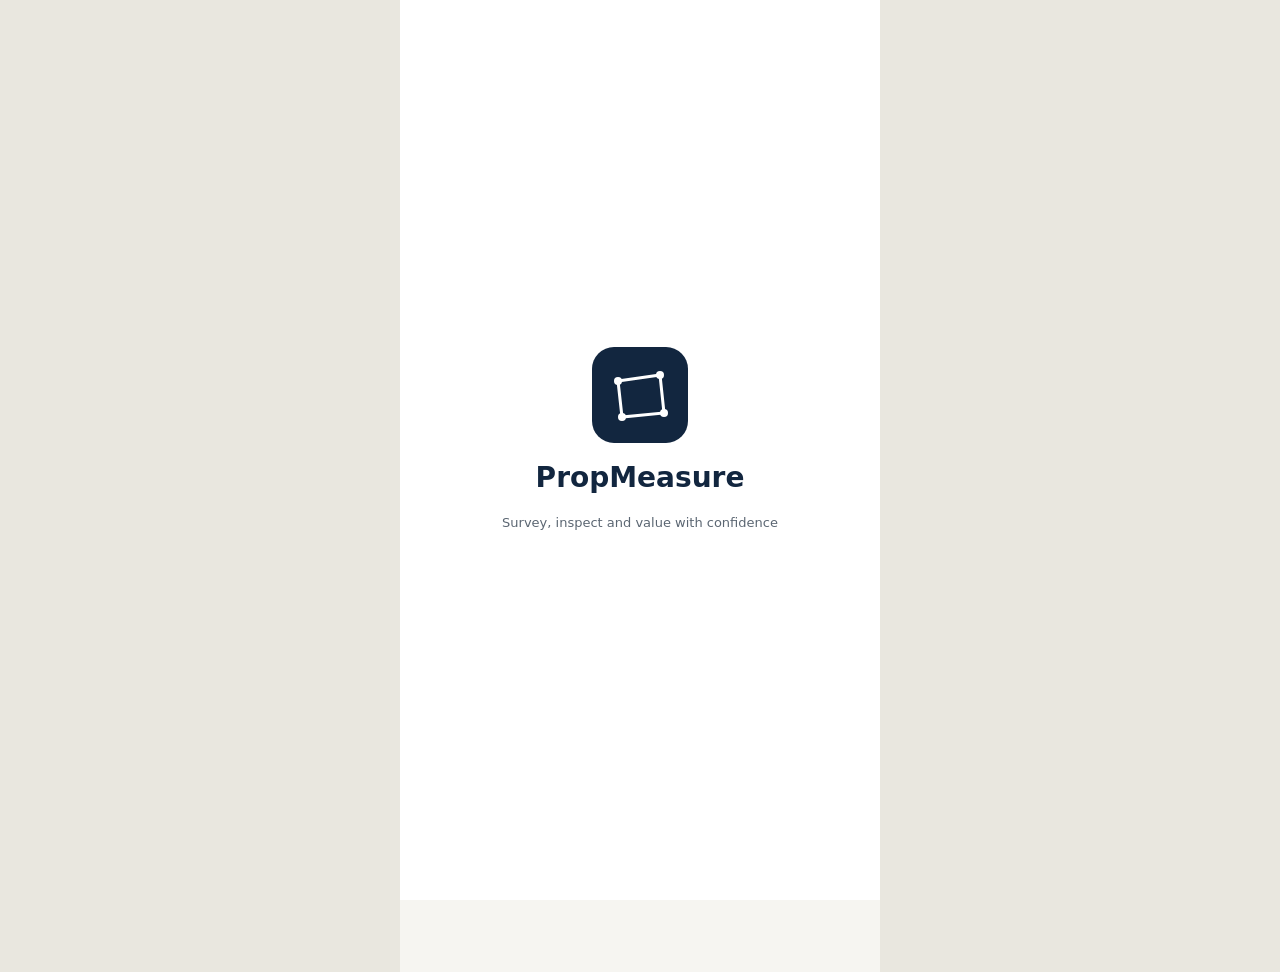
<file: deepseek_html_20261123_13cd89.html>
<!doctype html>
<html lang="en">
<head>
<meta charset="utf-8">
<meta name="viewport" content="width=device-width,initial-scale=1">
<meta name="theme-color" content="#12263F">
<title>PropMeasure</title>
<style>
:root{--navy:#12263F;--bg:#F6F5F1;--line:#DDD9CE;--mut:#5B6672;--link:#1F5FA8;--ink:#1B2430;--bad:#8A2A1E}
*{box-sizing:border-box}
body{margin:0;background:#E9E7DF;font:15px/1.5 Inter,system-ui,-apple-system,Segoe UI,sans-serif;color:var(--ink)}
#app{max-width:480px;min-height:100vh;margin:0 auto;background:var(--bg);padding-bottom:72px;position:relative}
button,input,select,textarea{font:inherit;color:inherit}
button{cursor:pointer}
:focus-visible{outline:3px solid var(--link);outline-offset:2px}
.auth{background:#fff;min-height:100vh;padding:20px 20px 40px;display:flex;flex-direction:column;gap:12px}
.top{background:var(--navy);color:#fff;padding:20px 20px 14px}
.top h1{margin:0;font-size:19px}
.top p{margin:2px 0 0;color:#C9D3E0;font-size:13px}
.top .bk{background:none;border:0;color:#C9D3E0;padding:0 0 6px;font-size:14px;min-height:32px}
.c{padding:16px 20px;display:flex;flex-direction:column;gap:12px}
.k{background:#fff;border:1px solid var(--line);border-radius:10px;padding:12px 14px}
.k b{font-weight:600}
.m{color:var(--mut);font-size:13px}
.h{font-size:13px;color:var(--mut);font-weight:600;margin:6px 0 0}
.g{display:grid;grid-template-columns:1fr 1fr;gap:10px}
.f{display:block}
.f small{display:block;color:var(--mut);font-size:12px;margin-bottom:3px}
input,select,textarea{width:100%;border:1px solid #C9C4B6;border-radius:8px;padding:11px 12px;background:#fff;min-height:46px}
textarea{min-height:90px;resize:vertical}
input[type=range]{padding:0;min-height:32px;accent-color:var(--navy)}
input[type=checkbox]{width:20px;min-height:20px;accent-color:var(--navy)}
.p,.s{border-radius:8px;padding:12px;font-weight:600;min-height:48px;width:100%;border:1px solid var(--navy)}
.p{background:var(--navy);color:#fff}
.s{background:#fff;color:var(--navy)}
.ga{display:flex;align-items:center;justify-content:center;gap:8px;background:#fff;border:1px solid #C9C4B6;border-radius:8px;min-height:48px;font-weight:600;width:100%}
.ga b{color:#1F5FA8;font-size:18px}
.a{color:var(--link);font-weight:600;background:none;border:0;padding:6px 0;min-height:36px}
.L{text-align:center}
.or{display:flex;align-items:center;gap:10px;color:var(--mut);font-size:12px}
.or i{flex:1;height:1px;background:var(--line)}
.err{color:var(--bad);font-size:13px;min-height:18px}
.row{display:flex;justify-content:space-between;align-items:center;gap:8px;padding:9px 0;border-bottom:1px solid #E8E4D9}
.row:last-child{border-bottom:0}
.tile{text-align:left;background:#fff;border:1px solid var(--line);border-radius:10px;padding:12px 14px;min-height:76px}
.tile b{display:block;font-weight:600}
.tile span{color:var(--mut);font-size:13px}
.bar{display:flex;gap:6px}.bar i{flex:1;height:6px;border-radius:3px;background:var(--line)}.bar i.on{background:var(--navy)}
.seg{display:flex;gap:6px}
.seg button{flex:1;border:1px solid #C9C4B6;background:#fff;border-radius:8px;min-height:40px;font-size:13px}
.seg .Good.on{background:#E3EFE6;color:#1F5A32;border-color:#1F5A32;font-weight:600}
.seg .Fair.on{background:#F6EBD0;color:#6B4A0A;border-color:#6B4A0A;font-weight:600}
.seg .Poor.on{background:#F5DEDA;color:#8A2A1E;border-color:#8A2A1E;font-weight:600}
.nav{position:fixed;bottom:0;left:50%;transform:translateX(-50%);width:100%;max-width:480px;display:flex;background:#fff;border-top:1px solid var(--line)}
.nav button{flex:1;background:none;border:0;min-height:56px;color:var(--mut);font-size:13px}
.nav .on{color:var(--navy);font-weight:700}
.dots{display:flex;gap:6px;justify-content:center}.dots i{width:8px;height:8px;border-radius:4px;background:#C9C4B6}.dots i.on{background:var(--navy)}
.big{font-size:24px;font-weight:700;color:var(--navy)}
.warn{background:#F6EBD0;color:#6B4A0A;border-radius:8px;padding:8px 12px;font-size:13px}
#toast{position:fixed;left:50%;bottom:76px;transform:translateX(-50%);background:var(--navy);color:#fff;padding:10px 16px;border-radius:8px;font-size:14px;opacity:0;pointer-events:none;transition:opacity .2s;max-width:90%;z-index:9}
#toast.on{opacity:1}
.rep{background:#fff;padding:20px;border:1px solid var(--line)}
.rep h2{margin:0 0 4px;font-size:20px;color:var(--navy)}
.rep h3{margin:16px 0 6px;font-size:15px;color:var(--navy);border-bottom:1px solid var(--line);padding-bottom:3px}
.rep table{width:100%;border-collapse:collapse;font-size:13px}
.rep td,.rep th{text-align:left;padding:4px 6px;border-bottom:1px solid #EEE}
svg text{font-family:inherit}
@media (prefers-reduced-motion:reduce){*{transition:none!important}}
@media print{body{background:#fff}#app{max-width:none;padding:0}.noprint,.nav,#toast{display:none!important}.rep{border:0;padding:0}}
</style>
</head>
<body>
<div id="app"></div>
<div id="toast" role="status" aria-live="polite"></div>
<script>
const APP='PropMeasure';
const K={u:'vs_users',s:'vs_session',d:'vs_data',o:'vs_onboarded'};
const LS=localStorage;
const $=id=>document.getElementById(id);
const jget=(k,d)=>{try{const v=JSON.parse(LS.getItem(k));return v==null?d:v}catch(e){return d}};
const jset=(k,v)=>LS.setItem(k,JSON.stringify(v));
const esc=s=>String(s==null?'':s).replace(/[&<>"']/g,c=>({'&':'&amp;','<':'&lt;','>':'&gt;','"':'&quot;',"'":'&#39;'}[c]));
const num=v=>{const n=parseFloat(v);return isFinite(n)?n:NaN};
const fmt=(n,d=1)=>isFinite(n)?n.toLocaleString('en',{minimumFractionDigits:d,maximumFractionDigits:d}):'—';
const naira=n=>isFinite(n)?'₦'+Math.round(n).toLocaleString('en'):'—';
let DB=jget(K.d,{}),SES=null,ST={survey:1,onb:0,sent:false,rstEmail:null,tool:null};

async function hash(s){const b=await crypto.subtle.digest('SHA-256',new TextEncoder().encode(s));return[...new Uint8Array(b)].map(x=>x.toString(16).padStart(2,'0')).join('')}
function getSession(){try{return JSON.parse(sessionStorage.getItem(K.s)||LS.getItem(K.s))}catch(e){return null}}
function setSession(u,remember){const s=JSON.stringify(u);if(remember){LS.setItem(K.s,s);sessionStorage.removeItem(K.s)}else{sessionStorage.setItem(K.s,s);LS.removeItem(K.s)}}
function toast(m){const t=$('toast');t.textContent=m;t.classList.add('on');clearTimeout(toast.t);toast.t=setTimeout(()=>t.classList.remove('on'),2200)}
function save(){jset(K.d,DB)}

function U(){return DB[SES.email]||(DB[SES.email]={projects:[],cur:null})}
function newProject(name){return{id:Date.now()+Math.random(),name,address:'',survey:{date:new Date().toISOString().slice(0,10)},points:[],sub:{n:4},insp:{},notes:'',inv:{price:'',rent:'',costs:'',g:5,y:10,cap:9},comps:[]}}
function P(){const u=U();let p=u.projects.find(x=>x.id===u.cur);if(!p){p=u.projects[0];if(!p){p=newProject('My first project');u.projects.push(p)}u.cur=p.id;save()}return p}
function setp(path,val){const p=P();const k=path.split('.');let o=p;for(let i=0;i<k.length-1;i++){o=o[k[i]]=o[k[i]]||{}}o[k[k.length-1]]=val;save()}

/* geometry */
const poly=p=>p.points.map(q=>({x:num(q.e),y:num(q.n)}));
const valid=a=>a.length>=3&&a.every(q=>isFinite(q.x)&&isFinite(q.y));
const area=a=>{let s=0;for(let i=0;i<a.length;i++){const p=a[i],q=a[(i+1)%a.length];s+=p.x*q.y-q.x*p.y}return Math.abs(s)/2};
const perim=a=>a.reduce((s,p,i)=>{const q=a[(i+1)%a.length];return s+Math.hypot(q.x-p.x,q.y-p.y)},0);
function clip(a,ax,v,less){const out=[];const ins=p=>less?p[ax]<=v:p[ax]>=v;for(let i=0;i<a.length;i++){const p=a[i],q=a[(i+1)%a.length],ip=ins(p),iq=ins(q);if(ip)out.push(p);if(ip!==iq){const t=(v-p[ax])/(q[ax]-p[ax]);out.push({x:p.x+t*(q.x-p.x),y:p.y+t*(q.y-p.y)})}}return out}
function split(a,n){const xs=a.map(p=>p.x),ys=a.map(p=>p.y);const w=Math.max(...xs)-Math.min(...xs),h=Math.max(...ys)-Math.min(...ys);const ax=w>=h?'x':'y';const vs=a.map(p=>p[ax]);const lo=Math.min(...vs),hi=Math.max(...vs),A=area(a);const cuts=[lo];
for(let k=1;k<n;k++){let l=lo,r=hi;for(let i=0;i<50;i++){const m=(l+r)/2;const ar=clip(a,ax,m,true).length>2?area(clip(a,ax,m,true)):0;if(ar<A*k/n)l=m;else r=m}cuts.push((l+r)/2)}cuts.push(hi);
const parts=[];for(let i=0;i<n;i++){parts.push(clip(clip(a,ax,cuts[i+1],true),ax,cuts[i],false))}return parts}
function planSVG(parts,labels,pts){const all=parts.flat();const xs=all.map(p=>p.x),ys=all.map(p=>p.y);const x0=Math.min(...xs),x1=Math.max(...xs),y0=Math.min(...ys),y1=Math.max(...ys);const W=340,H=250,pad=28;const s=Math.min((W-2*pad)/((x1-x0)||1),(H-2*pad)/((y1-y0)||1));const X=x=>pad+(x-x0)*s+((W-2*pad)-(x1-x0)*s)/2,Y=y=>H-pad-(y-y0)*s-((H-2*pad)-(y1-y0)*s)/2;const cols=['#12263F','#1F5FA8','#6B4A0A','#1F5A32','#8A2A1E','#5B6672'];
let g='<rect width="340" height="250" rx="10" fill="#E4E8E1"/>';
parts.forEach((a,i)=>{if(a.length<3)return;const c=cols[i%cols.length];g+=`<polygon points="${a.map(p=>X(p.x).toFixed(1)+','+Y(p.y).toFixed(1)).join(' ')}" fill="${c}" fill-opacity=".14" stroke="${c}" stroke-width="2"/>`;if(labels&&labels[i]){const cx=a.reduce((t,p)=>t+p.x,0)/a.length,cy=a.reduce((t,p)=>t+p.y,0)/a.length;g+=`<text x="${X(cx)}" y="${Y(cy)}" text-anchor="middle" font-size="12" font-weight="700" fill="${c}">${esc(labels[i])}</text>`}});
if(pts)pts.forEach((p,i)=>{g+=`<circle cx="${X(p.x)}" cy="${Y(p.y)}" r="5" fill="#12263F"/><text x="${X(p.x)+8}" y="${Y(p.y)-7}" font-size="12" font-weight="600" fill="#12263F">${esc(pts[i].l||'')}</text>`});
return`<svg viewBox="0 0 340 250" width="100%" role="img" aria-label="Plan of the plot">${g}</svg>`}

/* ui helpers */
const inp=(label,path,val,type='text',extra='')=>`<label class="f"><small>${label}</small><input type="${type}" value="${esc(val)}" oninput="setp('${path}',this.value);A.after()" ${extra}></label>`;
const head=(title,sub,back='home')=>`<div class="top"><button class="bk" onclick="go('${back}')">← Back</button><h1>${title}</h1><p>${sub||''}</p></div>`;
const nav=on=>`<div class="nav noprint"><button class="${on==='home'?'on':''}" onclick="go('home')">Home</button><button class="${on==='projects'?'on':''}" onclick="go('projects')">Projects</button><button class="${on==='settings'?'on':''}" onclick="go('settings')">Settings</button></div>`;
const logo=s=>`<svg width="${s}" height="${s}" viewBox="0 0 96 96" role="img" aria-label="${APP} logo"><rect width="96" height="96" rx="22" fill="#12263F"/><polygon points="26,34 68,28 72,66 30,70" fill="none" stroke="#fff" stroke-width="3"/><g fill="#fff"><circle cx="26" cy="34" r="4"/><circle cx="68" cy="28" r="4"/><circle cx="72" cy="66" r="4"/><circle cx="30" cy="70" r="4"/></g></svg>`;
const pwField=(id,label,ph)=>`<label class="f"><small>${label}</small><div style="position:relative"><input id="${id}" type="password" placeholder="${ph||''}" autocomplete="off" style="padding-right:64px"><button type="button" class="a" style="position:absolute;right:6px;top:4px" onclick="A.eye('${id}',this)">Show</button></div></label>`;
const emailField=(id,label,ph)=>`<label class="f"><small>${label}</small><input id="${id}" type="email" placeholder="${ph||'name@example.com'}" autocomplete="email"></label>`;
const gBtn=t=>`<button class="ga" onclick="go('google')"><b>G</b>${t}</button>`;
const Err=m=>{$('err').textContent=m;return false};

/* screens */
const SCR={
splash:()=>`<div class="auth" style="align-items:center;justify-content:center;text-align:center;gap:14px">${logo(96)}<div class="big" style="font-size:28px">${APP}</div><div class="m">Survey, inspect and value with confidence</div></div>`,
onboarding:()=>{const S=[['Accurate valuations,','from plot to report','Measure plots, inspect properties and value them in one app.'],['Work on site,','even offline','Your projects are saved on this device and ready without a connection.'],['A formal report,','in one tap','Save a PDF report or download an Excel-ready file.']][ST.onb];
return`<div class="auth"><div style="text-align:right"><button class="a" onclick="A.skip()">Skip</button></div><div class="L" style="flex:1;display:flex;flex-direction:column;gap:10px;align-items:center;justify-content:center"><div class="big">${S[0]}<br><span style="color:var(--link)">${S[1]}</span></div><div class="m" style="font-size:15px;max-width:300px">${S[2]}</div>${planSVG([[{x:60,y:70},{x:240,y:60},{x:260,y:190},{x:80,y:210}]],null,[{x:60,y:70},{x:240,y:60},{x:260,y:190},{x:80,y:210}])}</div><div class="dots">${[0,1,2].map(i=>`<i class="${i===ST.onb?'on':''}"></i>`).join('')}</div><button class="p" onclick="A.next()">${ST.onb===2?'Get started':'Next'}</button></div>`},
login:()=>`<div class="auth"><div class="L" style="margin-top:24px"><div class="big">Welcome back</div><div class="m">Sign in to continue to ${APP}</div></div>${emailField('em','Email address')}${pwField('pw','Password')}<label style="display:flex;gap:8px;align-items:center"><input type="checkbox" id="rm" checked> Remember me</label><div style="text-align:right"><button class="a" onclick="ST.sent=false;go('forgot')">Forgot password?</button></div><div class="err" id="err" role="alert"></div><button class="p" onclick="A.login()">Sign in</button><div class="or"><i></i>or continue with<i></i></div>${gBtn('Continue with Google')}<div class="L m" style="margin-top:auto">Don’t have an account? <button class="a" onclick="go('register')">Register</button></div></div>`,
register:()=>`<div class="auth"><div class="L" style="margin-top:12px"><div class="big">Create your account</div><div class="m">Register with Google or your email</div></div>${gBtn('Register with Google')}<div class="or"><i></i>or use email<i></i></div><label class="f"><small>Full name</small><input id="nm" autocomplete="name"></label>${emailField('em','Email address')}${pwField('pw','Password','At least 8 characters with a number')}<div class="err" id="err" role="alert"></div><button class="p" onclick="A.register()">Create account</button><div class="L m" style="margin-top:auto">Already registered? <button class="a" onclick="go('login')">Sign in</button></div></div>`,
google:()=>`<div class="auth"><button class="a" style="align-self:flex-start" onclick="go('login')">← Back</button><div class="L"><div class="big">Choose your Google account</div><div class="m">Enter the Google email you want to use. This is a demo sign-in until Firebase is connected.</div></div>${emailField('em','Google email','name@gmail.com')}<div class="err" id="err" role="alert"></div><button class="p" onclick="A.google()">Continue with Google</button></div>`,
forgot:()=>`<div class="auth"><button class="a" style="align-self:flex-start" onclick="go('login')">← Back</button><div class="L"><div class="big">Reset your password</div><div class="m" style="margin-top:6px">Enter the Google email you registered with. We’ll send a reset link to that inbox.</div></div>${emailField('em','Google email','name@gmail.com')}<div class="err" id="err" role="alert"></div><button class="p" onclick="A.send()">Send reset link</button>${ST.sent?`<div class="k L"><b>Check your inbox</b><div class="m">The link opens this app so you can choose a new password. It expires in 30 minutes.</div><button class="s" style="margin-top:10px" onclick="go('reset')">Open reset link (demo)</button></div>`:''}</div>`,
reset:()=>`<div class="auth"><div class="L" style="margin-top:40px"><div class="big">Create a new password</div><div class="m">For ${esc(ST.rstEmail||'your account')}</div></div>${pwField('pw','New password')}${pwField('pw2','Confirm password')}<div class="m">Use at least 8 characters with a number.</div><div class="err" id="err" role="alert"></div><button class="p" onclick="A.reset()">Reset password</button></div>`,
home:()=>{const p=P(),T=[['survey','Survey report','Client, plot and boundaries'],['coords','Coordinates','Points, area and plan'],['sub','Subdivision','Split a plot equally'],['insp','Inspection','Condition checklist'],['inv','Investment','Yield, payback, value'],['comps','Comparables','Adjusted sales'],['report','Report and export','PDF and Excel file']];
return`${head2()}<div class="c"><div class="k" style="display:flex;justify-content:space-between;align-items:center;gap:8px"><div><div class="m">Current project</div><b>${esc(p.name)}</b></div><button class="a" onclick="go('projects')">Change</button></div><div class="h">Valuation tools</div><div class="g">${T.map(t=>`<button class="tile" onclick="go('${t[0]}')"><b>${t[1]}</b><span>${t[2]}</span></button>`).join('')}</div><div class="h">Coming later</div><div class="g">${['AI assistant','Floor plan analysis','Market intelligence'].map(t=>`<button class="tile" onclick="toast('${t} is planned for a later update')"><b>${t}</b><span>Planned</span></button>`).join('')}</div></div>${nav('home')}`},
projects:()=>{const u=U();P();return`${head('Projects','Choose or create a project')}<div class="c"><div class="k"><label class="f"><small>New project name</small><input id="pn" placeholder="e.g. 12 Yola Road"></label><button class="p" style="margin-top:10px" onclick="A.addProj()">Create project</button></div><div class="h">Your projects</div><div class="k" style="padding:2px 14px">${u.projects.map(p=>`<div class="row"><div><b>${esc(p.name)}</b>${p.id===u.cur?' <span class="m">(current)</span>':''}</div><div><button class="a" onclick="A.pick(${p.id})">Open</button> <button class="a" style="color:var(--bad)" onclick="A.delProj(${p.id})">Delete</button></div></div>`).join('')}</div></div>${nav('projects')}`},
settings:()=>`${head('Settings',esc(SES.email))}<div class="c"><div class="k"><b>Backup</b><div class="m">Save all your projects to a file, or restore them on another device.</div><button class="s" style="margin:10px 0" onclick="A.backup()">Download backup</button><label class="f"><small>Restore from backup file</small><input type="file" accept=".json" onchange="A.restore(this)"></label></div><div class="k"><b>Offline use</b><div class="m" id="net"></div></div><button class="s" onclick="A.logout()">Sign out</button></div>${nav('settings')}`,
survey:()=>{const p=P(),s=p.survey,st=ST.survey;let b='';
if(st===1)b=inp('Client name','survey.client',s.client)+inp('Surveyor','survey.surveyor',s.surveyor)+inp('Survey date','survey.date',s.date,'date');
if(st===2)b=inp('Property name or address','address',p.address)+inp('Plot location (town, state)','survey.location',s.location)+inp('Plot number','survey.plot',s.plot);
if(st===3){const a=poly(p);b=valid(a)?`<div class="g"><div class="k"><div class="m">Area</div><b class="big">${fmt(area(a))} m²</b></div><div class="k"><div class="m">Perimeter</div><b class="big">${fmt(perim(a))} m</b></div></div>${planSVG([a])}`:'<div class="warn">Add at least 3 boundary points to see the area.</div>';b+='<button class="s" onclick="go(\'coords\')">Edit coordinates</button>'}
if(st===4)b=`<div class="k">${[['Client',s.client],['Surveyor',s.surveyor],['Date',s.date],['Property',p.address],['Location',s.location],['Plot number',s.plot],['Boundary points',p.points.length]].map(r=>`<div class="row"><span class="m">${r[0]}</span><span>${esc(r[1]||'—')}</span></div>`).join('')}</div><button class="p" onclick="go('report')">Generate report</button>`;
return`${head('Survey report','Step '+st+' of 4')}<div class="c"><div class="bar">${[1,2,3,4].map(i=>`<i class="${i<=st?'on':''}"></i>`).join('')}</div>${b}<div class="g"><button class="s" onclick="A.step(-1)">Back</button><button class="p" onclick="A.step(1)">${st===4?'Done':'Continue'}</button></div></div>`},
coords:()=>`${head('Coordinates','Eastings and northings in metres')}<div class="c"><div id="plan"></div><div class="g" id="stats"></div><div class="k" id="pts"></div><div class="g"><button class="s" onclick="A.addPt()">Add point</button><button class="s" onclick="A.paste()">Paste CSV</button></div></div>`,
sub:()=>{const p=P();return`${head('Subdivision','Split the plot into equal-area parts')}<div class="c"><div class="k"><div class="row" style="border:0"><span>Number of plots</span><span><button class="s" style="width:44px" onclick="A.subn(-1)" aria-label="Fewer plots">−</button> <b id="sn" style="display:inline-block;width:30px;text-align:center">${p.sub.n}</b> <button class="s" style="width:44px" onclick="A.subn(1)" aria-label="More plots">+</button></span></div></div><div id="subout"></div></div>`},
insp:()=>{const p=P();const I=['Roof','Walls and plaster','Floors','Ceiling','Doors and windows','Plumbing','Electrical','Fence and gate','Drainage'];return`${head('Inspection',esc(p.name))}<div class="c"><div class="k" style="padding:2px 14px" id="il">${I.map(n=>`<div style="padding:10px 0;border-bottom:1px solid #E8E4D9"><div style="margin-bottom:6px">${n}</div><div class="seg">${['Good','Fair','Poor'].map(r=>`<button class="${r} ${p.insp[n]===r?'on':''}" onclick="A.rate('${n}','${r}')">${r}</button>`).join('')}</div></div>`).join('')}</div><div class="k" id="isum"></div><label class="f"><small>Notes</small><textarea oninput="setp('notes',this.value)">${esc(p.notes)}</textarea></label></div>`},
inv:()=>{const p=P(),v=p.inv;return`${head('Investment analysis',esc(p.name))}<div class="c">${inp('Purchase price (₦)','inv.price',v.price,'number','inputmode="decimal"')}${inp('Annual rent (₦)','inv.rent',v.rent,'number','inputmode="decimal"')}${inp('Annual costs (₦)','inv.costs',v.costs,'number','inputmode="decimal"')}<label class="f"><small>Net income growth per year: <b id="gv">${v.g}</b>%</small><input type="range" min="0" max="15" step="1" value="${v.g}" oninput="setp('inv.g',this.value);A.after()"></label><label class="f"><small>Holding period: <b id="yv">${v.y}</b> years</small><input type="range" min="1" max="30" step="1" value="${v.y}" oninput="setp('inv.y',this.value);A.after()"></label>${inp('Capitalisation rate (%)','inv.cap',v.cap,'number','inputmode="decimal"')}<div class="g" id="invout"></div></div>`},
comps:()=>`${head('Comparables','Adjust each sale to your property')}<div class="c"><div id="cl"></div><button class="s" onclick="A.addComp()">Add comparable</button><div class="g" id="cout"></div></div>`,
report:()=>{const p=P(),s=p.survey,a=poly(p),ok=valid(a),v=p.inv,I=Object.entries(p.insp);const net=num(v.rent)-num(v.costs),pr=num(v.price);const ad=p.comps.map(c=>num(c.price)*(1+num(c.adj||0)/100)).filter(isFinite);const ind=ad.length?ad.reduce((x,y)=>x+y,0)/ad.length:NaN;
return`${head('Report','Preview, then save or download')}<div class="c"><div class="g noprint"><button class="p" onclick="window.print()">Save as PDF</button><button class="s" onclick="A.csv()">Download Excel</button></div><div class="rep"><h2>PropMeasure report</h2><div class="m">${esc(p.name)} · ${esc(s.date||'')}</div><h3>Survey</h3><table><tr><th>Client</th><td>${esc(s.client||'—')}</td></tr><tr><th>Surveyor</th><td>${esc(s.surveyor||'—')}</td></tr><tr><th>Property</th><td>${esc(p.address||'—')}</td></tr><tr><th>Location</th><td>${esc(s.location||'—')}</td></tr><tr><th>Plot number</th><td>${esc(s.plot||'—')}</td></tr></table><h3>Boundary and area</h3>${ok?planSVG([a])+`<table><tr><th>Area</th><td>${fmt(area(a))} m² (${fmt(area(a)*10.7639,0)} ft², ${fmt(area(a)/4046.856,4)} acres)</td></tr><tr><th>Perimeter</th><td>${fmt(perim(a))} m</td></tr></table>`:'<div class="m">No boundary points added.</div>'}<table style="margin-top:6px"><tr><th>Point</th><th>Easting</th><th>Northing</th></tr>${p.points.map(q=>`<tr><td>${esc(q.l)}</td><td>${esc(q.e)}</td><td>${esc(q.n)}</td></tr>`).join('')}</table><h3>Inspection</h3>${I.length?`<table>${I.map(r=>`<tr><td>${esc(r[0])}</td><td>${r[1]}</td></tr>`).join('')}</table>`:'<div class="m">No inspection recorded.</div>'}${p.notes?`<p>${esc(p.notes)}</p>`:''}<h3>Investment</h3><table><tr><th>Purchase price</th><td>${naira(pr)}</td></tr><tr><th>Net annual income</th><td>${naira(net)}</td></tr><tr><th>Net yield</th><td>${fmt(net/pr*100,2)}%</td></tr><tr><th>Value at ${esc(v.cap)}% capitalisation</th><td>${naira(net/(num(v.cap)/100))}</td></tr></table><h3>Comparables</h3><table><tr><th>Property</th><th>Sold</th><th>Adj.</th></tr>${p.comps.map(c=>`<tr><td>${esc(c.addr)}</td><td>${naira(num(c.price))}</td><td>${esc(c.adj||0)}%</td></tr>`).join('')}<tr><th colspan="2">Indicated value</th><td><b>${naira(ind)}</b></td></tr></table></div></div>`}
};
function head2(){const n=(SES.name||'').split(' ')[0];return`<div class="top"><h1>Hello, ${esc(n||'there')}</h1><p>${APP}</p></div>`}

/* router */
function go(name){ST.tool=name;const app=$('app');app.innerHTML=SCR[name]();window.scrollTo(0,0);(POST[name]||(()=>{}))();A.after()}
const POST={coords:()=>A.drawC(),sub:()=>A.drawS(),insp:()=>A.sumI(),comps:()=>A.drawComps(),inv:()=>A.calcInv(),settings:()=>A.net()};

/* actions */
const A={
after(){const t=ST.tool;if(t==='coords')A.drawC(true);if(t==='sub')A.drawS();if(t==='inv')A.calcInv();if(t==='comps')A.calcComps()},
eye(id,b){const i=$(id);i.type=i.type==='password'?'text':'password';b.textContent=i.type==='password'?'Show':'Hide'},
start(u,rm){SES=u;setSession(u,rm);go('home')},
async login(){const e=$('em').value.trim().toLowerCase(),pw=$('pw').value,us=jget(K.u,{});if(!/^\S+@\S+\.\S+$/.test(e))return Err('Enter a valid email address.');const u=us[e];if(!u)return Err('No account found for that email. Register first.');if(!u.hash)return Err('This account uses Google. Tap Continue with Google.');if(u.hash!==await hash(pw))return Err('Wrong password. Try again or reset it.');A.start({email:e,name:u.name},$('rm').checked)},
async register(){const n=$('nm').value.trim(),e=$('em').value.trim().toLowerCase(),pw=$('pw').value,us=jget(K.u,{});if(!n)return Err('Enter your full name.');if(!/^\S+@\S+\.\S+$/.test(e))return Err('Enter a valid email address.');if(pw.length<8||!/\d/.test(pw))return Err('Use at least 8 characters with a number.');if(us[e]&&us[e].hash)return Err('That email is already registered. Sign in instead.');us[e]={name:n,hash:await hash(pw)};jset(K.u,us);A.start({email:e,name:n},true)},
google(){const e=$('em').value.trim().toLowerCase(),us=jget(K.u,{});if(!/^\S+@\S+\.\S+$/.test(e))return Err('Enter a valid Google email.');if(!us[e]){us[e]={name:e.split('@')[0],google:true};jset(K.u,us)}A.start({email:e,name:us[e].name},true)},
send(){const e=$('em').value.trim().toLowerCase(),us=jget(K.u,{});if(!/^\S+@\S+\.\S+$/.test(e))return Err('Enter a valid email address.');if(!us[e])return Err('No account uses that email. Check it or register.');ST.rstEmail=e;ST.sent=true;go('forgot');$('em').value=e},
async reset(){const pw=$('pw').value,p2=$('pw2').value,us=jget(K.u,{});if(pw.length<8||!/\d/.test(pw))return Err('Use at least 8 characters with a number.');if(pw!==p2)return Err('The passwords don’t match.');if(!us[ST.rstEmail])return Err('This reset link has expired. Request a new one.');us[ST.rstEmail].hash=await hash(pw);jset(K.u,us);ST.sent=false;toast('Password updated. Sign in.');go('login')},
logout(){sessionStorage.removeItem(K.s);LS.removeItem(K.s);SES=null;go('login')},
skip(){LS.setItem(K.o,'1');go('login')},
next(){if(ST.onb<2){ST.onb++;go('onboarding')}else A.skip()},
addProj(){const n=$('pn').value.trim();if(!n)return toast('Enter a project name');const p=newProject(n);U().projects.push(p);U().cur=p.id;save();go('home');toast('Project created')},
pick(id){U().cur=id;save();go('home')},
delProj(id){const u=U();if(u.projects.length<2)return toast('Keep at least one project');if(!confirm('Delete this project and all its data?'))return;u.projects=u.projects.filter(p=>p.id!==id);if(u.cur===id)u.cur=u.projects[0].id;save();go('projects')},
step(d){const n=ST.survey+d;if(n<1)return go('home');if(n>4){ST.survey=1;toast('Survey details saved');return go('home')}ST.survey=n;go('survey')},
addPt(){const p=P();p.points.push({l:'BP'+(p.points.length+1),e:'',n:''});save();A.rowsC();A.drawC()},
delPt(i){P().points.splice(i,1);save();A.rowsC();A.drawC()},
setPt(i,k,v){P().points[i][k]=v;save();A.drawC()},
paste(){const t=prompt('Paste one point per line as: label,easting,northing');if(!t)return;const p=P();t.split(/\n/).forEach(l=>{const c=l.split(/[,\t;]/).map(x=>x.trim());if(c.length>=3)p.points.push({l:c[0],e:c[1],n:c[2]})});save();A.rowsC();A.drawC()},
rowsC(){const p=P();$('pts').innerHTML=p.points.length?p.points.map((q,i)=>`<div class="row" style="align-items:flex-end"><label class="f" style="width:60px"><small>Point</small><input value="${esc(q.l)}" oninput="A.setPt(${i},'l',this.value)"></label><label class="f"><small>Easting</small><input inputmode="decimal" value="${esc(q.e)}" oninput="A.setPt(${i},'e',this.value)"></label><label class="f"><small>Northing</small><input inputmode="decimal" value="${esc(q.n)}" oninput="A.setPt(${i},'n',this.value)"></label><button class="a" style="color:var(--bad)" onclick="A.delPt(${i})" aria-label="Delete point ${esc(q.l)}">×</button></div>`).join(''):'<div class="m">No points yet. Tap Add point.</div>'},
drawC(skipRows){const p=P();if(!skipRows&&!$('pts').innerHTML)A.rowsC();const a=poly(p);if(valid(a)){const m=area(a);$('plan').innerHTML=planSVG([a],null,a.map((q,i)=>({x:q.x,y:q.y,l:p.points[i].l})));$('stats').innerHTML=`<div class="k"><div class="m">Area</div><b class="big">${fmt(m)} m²</b><div class="m">${fmt(m*10.7639,0)} ft²</div></div><div class="k"><div class="m">Perimeter</div><b class="big">${fmt(perim(a))} m</b><div class="m">${fmt(m/4046.856,4)} acres · ${fmt(m/10000,4)} ha</div></div>`}else{$('plan').innerHTML='<div class="warn">Enter at least 3 points with easting and northing to see the plan.</div>';$('stats').innerHTML=''}},
subn(d){const p=P();p.sub.n=Math.max(2,Math.min(12,p.sub.n+d));save();$('sn').textContent=p.sub.n;A.drawS()},
drawS(){const p=P(),a=poly(p),o=$('subout');if(!o)return;if(!valid(a)){o.innerHTML='<div class="warn">Add the plot boundary first.</div><button class="s" style="margin-top:10px" onclick="go(\'coords\')">Add coordinates</button>';return}const parts=split(a,p.sub.n),L=parts.map((q,i)=>String.fromCharCode(65+i));o.innerHTML=planSVG(parts,L)+`<div class="k" style="padding:2px 14px;margin-top:10px">${parts.map((q,i)=>`<div class="row"><b>Plot ${L[i]}</b><span>${fmt(area(q))} m² · ${fmt(area(q)*10.7639,0)} ft²</span></div>`).join('')}<div class="row"><b>Total</b><span>${fmt(area(a))} m²</span></div></div><div class="m" style="margin-top:6px">Equal-area strips. Works best for simple plot shapes.</div>`},
rate(n,r){setp('insp.'+n,r);go('insp')},
sumI(){const v=Object.values(P().insp);const c=r=>v.filter(x=>x===r).length;$('isum').innerHTML=`<b>Summary</b><div class="m">${v.length} of 9 rated · Good ${c('Good')} · Fair ${c('Fair')} · Poor ${c('Poor')}</div>`},
calcInv(){const v=P().inv,o=$('invout');if(!o)return;$('gv').textContent=v.g;$('yv').textContent=v.y;const pr=num(v.price),net=num(v.rent)-num(v.costs),g=num(v.g)/100,y=+v.y;let tot=0;for(let t=0;t<y;t++)tot+=net*Math.pow(1+g,t);const cap=num(v.cap);o.innerHTML=[['Net yield',fmt(net/pr*100,2)+'%'],['Payback',fmt(pr/net,1)+' yrs'],['Net income over '+y+' yrs',naira(tot)],['Value at '+fmt(cap,1)+'% cap rate',naira(net/(cap/100))]].map(r=>`<div class="k"><div class="m">${r[0]}</div><b class="big" style="font-size:19px">${r[1]}</b></div>`).join('')},
addComp(){P().comps.push({addr:'',price:'',adj:0});save();A.drawComps()},
delComp(i){P().comps.splice(i,1);save();A.drawComps()},
setComp(i,k,v){P().comps[i][k]=v;save();A.calcComps()},
drawComps(){const p=P();$('cl').innerHTML=p.comps.length?p.comps.map((c,i)=>`<div class="k"><label class="f"><small>Property address</small><input value="${esc(c.addr)}" oninput="A.setComp(${i},'addr',this.value)"></label><div class="g" style="margin-top:8px"><label class="f"><small>Sale price (₦)</small><input type="number" inputmode="decimal" value="${esc(c.price)}" oninput="A.setComp(${i},'price',this.value)"></label><label class="f"><small>Adjustment (%)</small><input type="number" inputmode="decimal" value="${esc(c.adj)}" oninput="A.setComp(${i},'adj',this.value)"></label></div><div style="display:flex;justify-content:space-between;align-items:center"><span class="m" id="adj${i}"></span><button class="a" style="color:var(--bad)" onclick="A.delComp(${i})">Remove</button></div></div>`).join(''):'<div class="m">Add the sales you are comparing against.</div>';A.calcComps()},
calcComps(){const p=P();const ad=p.comps.map(c=>num(c.price)*(1+num(c.adj||0)/100));p.comps.forEach((c,i)=>{const e=$('adj'+i);if(e)e.textContent='Adjusted: '+naira(ad[i])});const ok=ad.filter(isFinite),o=$('cout');if(!o)return;o.innerHTML=ok.length?`<div class="k"><div class="m">Indicated value</div><b class="big">${naira(ok.reduce((x,y)=>x+y,0)/ok.length)}</b></div><div class="k"><div class="m">Range</div><b>${naira(Math.min(...ok))} to ${naira(Math.max(...ok))}</b></div>`:''},
csv(){const p=P(),s=p.survey,a=poly(p),v=p.inv;const q=x=>'"'+String(x==null?'':x).replace(/"/g,'""')+'"';const R=[['PropMeasure report'],['Project',p.name],['Client',s.client],['Surveyor',s.surveyor],['Date',s.date],['Property',p.address],['Location',s.location],['Plot number',s.plot],[],['Point','Easting','Northing'],...p.points.map(x=>[x.l,x.e,x.n]),['Area (m2)',valid(a)?area(a):''],['Perimeter (m)',valid(a)?perim(a):''],[],['Inspection','Rating'],...Object.entries(p.insp),['Notes',p.notes],[],['Purchase price',v.price],['Annual rent',v.rent],['Annual costs',v.costs],['Capitalisation rate (%)',v.cap],[],['Comparable','Sale price','Adjustment (%)'],...p.comps.map(c=>[c.addr,c.price,c.adj])];A.dl(R.map(r=>r.map(q).join(',')).join('\r\n'),p.name.replace(/\W+/g,'_')+'.csv','text/csv')},
dl(t,n,m){const b=new Blob(['\ufeff'+t],{type:m+';charset=utf-8'});const u=URL.createObjectURL(b),a=document.createElement('a');a.href=u;a.download=n;a.click();setTimeout(()=>URL.revokeObjectURL(u),500)},
backup(){A.dl(JSON.stringify(U(),null,1),'propmeasure-backup.json','application/json');toast('Backup downloaded')},
restore(el){const f=el.files[0];if(!f)return;const r=new FileReader();r.onload=()=>{try{const d=JSON.parse(r.result);if(!Array.isArray(d.projects))throw 0;DB[SES.email]=d;save();toast('Backup restored');go('projects')}catch(e){toast('That file isn’t a valid backup')}};r.readAsText(f)},
net(){const e=$('net');if(e)e.textContent=navigator.onLine?'You are online. Your work is saved on this device, so it also opens without a connection.':'You are offline. Everything still works and is saved on this device.'}
};
addEventListener('online',()=>{toast('Back online');A.net()});
addEventListener('offline',()=>{toast('You are offline. Work is saved on this device.');A.net()});
if('serviceWorker' in navigator&&location.protocol.startsWith('http'))navigator.serviceWorker.register('sw.js').catch(()=>{});

/* start */
(function(){const s=getSession();SES=s;$('app').innerHTML=SCR.splash();setTimeout(()=>{if(s)go('home');else if(!LS.getItem(K.o))go('onboarding');else go('login')},1400)})();
</script>
</body>
</html>
</file>
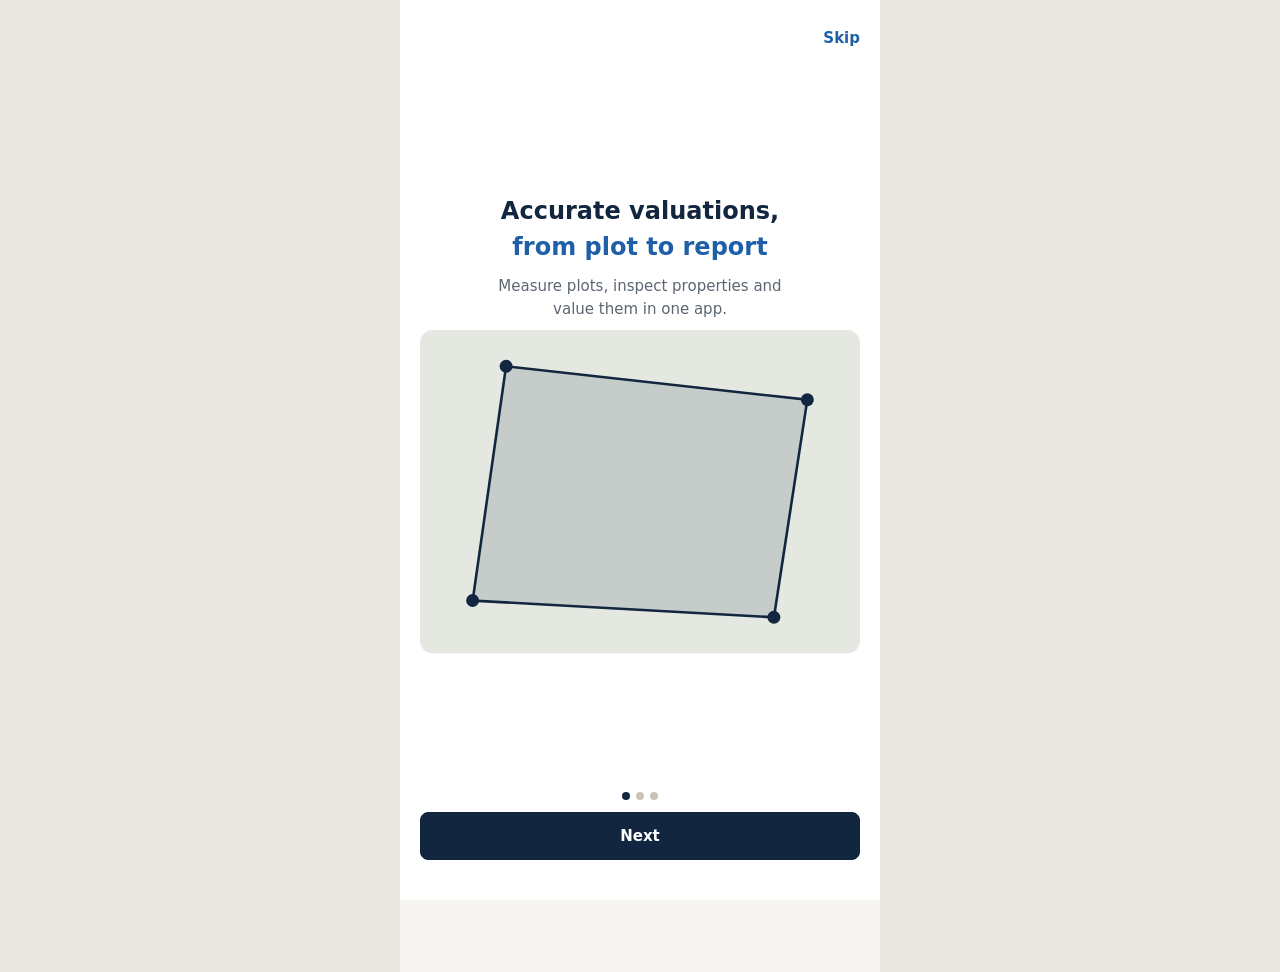
<file: index (1).html>
<!doctype html>
<html lang="en">
<head>
<meta charset="utf-8">
<meta name="viewport" content="width=device-width,initial-scale=1">
<meta name="theme-color" content="#12263F">
<title>Valuation Suite</title>
<style>
:root{--navy:#12263F;--bg:#F6F5F1;--line:#DDD9CE;--mut:#5B6672;--link:#1F5FA8;--ink:#1B2430;--bad:#8A2A1E}
*{box-sizing:border-box}
body{margin:0;background:#E9E7DF;font:15px/1.5 Inter,system-ui,-apple-system,Segoe UI,sans-serif;color:var(--ink)}
#app{max-width:480px;min-height:100vh;margin:0 auto;background:var(--bg);padding-bottom:72px;position:relative}
button,input,select,textarea{font:inherit;color:inherit}
button{cursor:pointer}
:focus-visible{outline:3px solid var(--link);outline-offset:2px}
.auth{background:#fff;min-height:100vh;padding:20px 20px 40px;display:flex;flex-direction:column;gap:12px}
.top{background:var(--navy);color:#fff;padding:20px 20px 14px}
.top h1{margin:0;font-size:19px}
.top p{margin:2px 0 0;color:#C9D3E0;font-size:13px}
.top .bk{background:none;border:0;color:#C9D3E0;padding:0 0 6px;font-size:14px;min-height:32px}
.c{padding:16px 20px;display:flex;flex-direction:column;gap:12px}
.k{background:#fff;border:1px solid var(--line);border-radius:10px;padding:12px 14px}
.k b{font-weight:600}
.m{color:var(--mut);font-size:13px}
.h{font-size:13px;color:var(--mut);font-weight:600;margin:6px 0 0}
.g{display:grid;grid-template-columns:1fr 1fr;gap:10px}
.f{display:block}
.f small{display:block;color:var(--mut);font-size:12px;margin-bottom:3px}
input,select,textarea{width:100%;border:1px solid #C9C4B6;border-radius:8px;padding:11px 12px;background:#fff;min-height:46px}
textarea{min-height:90px;resize:vertical}
input[type=range]{padding:0;min-height:32px;accent-color:var(--navy)}
input[type=checkbox]{width:20px;min-height:20px;accent-color:var(--navy)}
.p,.s{border-radius:8px;padding:12px;font-weight:600;min-height:48px;width:100%;border:1px solid var(--navy)}
.p{background:var(--navy);color:#fff}
.s{background:#fff;color:var(--navy)}
.ga{display:flex;align-items:center;justify-content:center;gap:8px;background:#fff;border:1px solid #C9C4B6;border-radius:8px;min-height:48px;font-weight:600;width:100%}
.ga b{color:#1F5FA8;font-size:18px}
.a{color:var(--link);font-weight:600;background:none;border:0;padding:6px 0;min-height:36px}
.L{text-align:center}
.or{display:flex;align-items:center;gap:10px;color:var(--mut);font-size:12px}
.or i{flex:1;height:1px;background:var(--line)}
.err{color:var(--bad);font-size:13px;min-height:18px}
.row{display:flex;justify-content:space-between;align-items:center;gap:8px;padding:9px 0;border-bottom:1px solid #E8E4D9}
.row:last-child{border-bottom:0}
.tile{text-align:left;background:#fff;border:1px solid var(--line);border-radius:10px;padding:12px 14px;min-height:76px}
.tile b{display:block;font-weight:600}
.tile span{color:var(--mut);font-size:13px}
.bar{display:flex;gap:6px}.bar i{flex:1;height:6px;border-radius:3px;background:var(--line)}.bar i.on{background:var(--navy)}
.seg{display:flex;gap:6px}
.seg button{flex:1;border:1px solid #C9C4B6;background:#fff;border-radius:8px;min-height:40px;font-size:13px}
.seg .Good.on{background:#E3EFE6;color:#1F5A32;border-color:#1F5A32;font-weight:600}
.seg .Fair.on{background:#F6EBD0;color:#6B4A0A;border-color:#6B4A0A;font-weight:600}
.seg .Poor.on{background:#F5DEDA;color:#8A2A1E;border-color:#8A2A1E;font-weight:600}
.nav{position:fixed;bottom:0;left:50%;transform:translateX(-50%);width:100%;max-width:480px;display:flex;background:#fff;border-top:1px solid var(--line)}
.nav button{flex:1;background:none;border:0;min-height:56px;color:var(--mut);font-size:13px}
.nav .on{color:var(--navy);font-weight:700}
.dots{display:flex;gap:6px;justify-content:center}.dots i{width:8px;height:8px;border-radius:4px;background:#C9C4B6}.dots i.on{background:var(--navy)}
.big{font-size:24px;font-weight:700;color:var(--navy)}
.warn{background:#F6EBD0;color:#6B4A0A;border-radius:8px;padding:8px 12px;font-size:13px}
#toast{position:fixed;left:50%;bottom:76px;transform:translateX(-50%);background:var(--navy);color:#fff;padding:10px 16px;border-radius:8px;font-size:14px;opacity:0;pointer-events:none;transition:opacity .2s;max-width:90%;z-index:9}
#toast.on{opacity:1}
.rep{background:#fff;padding:20px;border:1px solid var(--line)}
.rep h2{margin:0 0 4px;font-size:20px;color:var(--navy)}
.rep h3{margin:16px 0 6px;font-size:15px;color:var(--navy);border-bottom:1px solid var(--line);padding-bottom:3px}
.rep table{width:100%;border-collapse:collapse;font-size:13px}
.rep td,.rep th{text-align:left;padding:4px 6px;border-bottom:1px solid #EEE}
svg text{font-family:inherit}
@media (prefers-reduced-motion:reduce){*{transition:none!important}}
@media print{body{background:#fff}#app{max-width:none;padding:0}.noprint,.nav,#toast{display:none!important}.rep{border:0;padding:0}}
</style>
</head>
<body>
<div id="app"></div>
<div id="toast" role="status" aria-live="polite"></div>
<script>
const APP='Valuation Suite';
const K={u:'vs_users',s:'vs_session',d:'vs_data',o:'vs_onboarded'};
const LS=localStorage;
const $=id=>document.getElementById(id);
const jget=(k,d)=>{try{const v=JSON.parse(LS.getItem(k));return v==null?d:v}catch(e){return d}};
const jset=(k,v)=>LS.setItem(k,JSON.stringify(v));
const esc=s=>String(s==null?'':s).replace(/[&<>"']/g,c=>({'&':'&amp;','<':'&lt;','>':'&gt;','"':'&quot;',"'":'&#39;'}[c]));
const num=v=>{const n=parseFloat(v);return isFinite(n)?n:NaN};
const fmt=(n,d=1)=>isFinite(n)?n.toLocaleString('en',{minimumFractionDigits:d,maximumFractionDigits:d}):'—';
const naira=n=>isFinite(n)?'₦'+Math.round(n).toLocaleString('en'):'—';
let DB=jget(K.d,{}),SES=null,ST={survey:1,onb:0,sent:false,rstEmail:null,tool:null};

async function hash(s){const b=await crypto.subtle.digest('SHA-256',new TextEncoder().encode(s));return[...new Uint8Array(b)].map(x=>x.toString(16).padStart(2,'0')).join('')}
function getSession(){try{return JSON.parse(sessionStorage.getItem(K.s)||LS.getItem(K.s))}catch(e){return null}}
function setSession(u,remember){const s=JSON.stringify(u);if(remember){LS.setItem(K.s,s);sessionStorage.removeItem(K.s)}else{sessionStorage.setItem(K.s,s);LS.removeItem(K.s)}}
function toast(m){const t=$('toast');t.textContent=m;t.classList.add('on');clearTimeout(toast.t);toast.t=setTimeout(()=>t.classList.remove('on'),2200)}
function save(){jset(K.d,DB)}

function U(){return DB[SES.email]||(DB[SES.email]={projects:[],cur:null})}
function newProject(name){return{id:Date.now()+Math.random(),name,address:'',survey:{date:new Date().toISOString().slice(0,10)},points:[],sub:{n:4},insp:{},notes:'',inv:{price:'',rent:'',costs:'',g:5,y:10,cap:9},comps:[]}}
function P(){const u=U();let p=u.projects.find(x=>x.id===u.cur);if(!p){p=u.projects[0];if(!p){p=newProject('My first project');u.projects.push(p)}u.cur=p.id;save()}return p}
function setp(path,val){const p=P();const k=path.split('.');let o=p;for(let i=0;i<k.length-1;i++){o=o[k[i]]=o[k[i]]||{}}o[k[k.length-1]]=val;save()}

/* geometry */
const poly=p=>p.points.map(q=>({x:num(q.e),y:num(q.n)}));
const valid=a=>a.length>=3&&a.every(q=>isFinite(q.x)&&isFinite(q.y));
const area=a=>{let s=0;for(let i=0;i<a.length;i++){const p=a[i],q=a[(i+1)%a.length];s+=p.x*q.y-q.x*p.y}return Math.abs(s)/2};
const perim=a=>a.reduce((s,p,i)=>{const q=a[(i+1)%a.length];return s+Math.hypot(q.x-p.x,q.y-p.y)},0);
function clip(a,ax,v,less){const out=[];const ins=p=>less?p[ax]<=v:p[ax]>=v;for(let i=0;i<a.length;i++){const p=a[i],q=a[(i+1)%a.length],ip=ins(p),iq=ins(q);if(ip)out.push(p);if(ip!==iq){const t=(v-p[ax])/(q[ax]-p[ax]);out.push({x:p.x+t*(q.x-p.x),y:p.y+t*(q.y-p.y)})}}return out}
function split(a,n){const xs=a.map(p=>p.x),ys=a.map(p=>p.y);const w=Math.max(...xs)-Math.min(...xs),h=Math.max(...ys)-Math.min(...ys);const ax=w>=h?'x':'y';const vs=a.map(p=>p[ax]);const lo=Math.min(...vs),hi=Math.max(...vs),A=area(a);const cuts=[lo];
for(let k=1;k<n;k++){let l=lo,r=hi;for(let i=0;i<50;i++){const m=(l+r)/2;const ar=clip(a,ax,m,true).length>2?area(clip(a,ax,m,true)):0;if(ar<A*k/n)l=m;else r=m}cuts.push((l+r)/2)}cuts.push(hi);
const parts=[];for(let i=0;i<n;i++){parts.push(clip(clip(a,ax,cuts[i+1],true),ax,cuts[i],false))}return parts}
function planSVG(parts,labels,pts){const all=parts.flat();const xs=all.map(p=>p.x),ys=all.map(p=>p.y);const x0=Math.min(...xs),x1=Math.max(...xs),y0=Math.min(...ys),y1=Math.max(...ys);const W=340,H=250,pad=28;const s=Math.min((W-2*pad)/((x1-x0)||1),(H-2*pad)/((y1-y0)||1));const X=x=>pad+(x-x0)*s+((W-2*pad)-(x1-x0)*s)/2,Y=y=>H-pad-(y-y0)*s-((H-2*pad)-(y1-y0)*s)/2;const cols=['#12263F','#1F5FA8','#6B4A0A','#1F5A32','#8A2A1E','#5B6672'];
let g='<rect width="340" height="250" rx="10" fill="#E4E8E1"/>';
parts.forEach((a,i)=>{if(a.length<3)return;const c=cols[i%cols.length];g+=`<polygon points="${a.map(p=>X(p.x).toFixed(1)+','+Y(p.y).toFixed(1)).join(' ')}" fill="${c}" fill-opacity=".14" stroke="${c}" stroke-width="2"/>`;if(labels&&labels[i]){const cx=a.reduce((t,p)=>t+p.x,0)/a.length,cy=a.reduce((t,p)=>t+p.y,0)/a.length;g+=`<text x="${X(cx)}" y="${Y(cy)}" text-anchor="middle" font-size="12" font-weight="700" fill="${c}">${esc(labels[i])}</text>`}});
if(pts)pts.forEach((p,i)=>{g+=`<circle cx="${X(p.x)}" cy="${Y(p.y)}" r="5" fill="#12263F"/><text x="${X(p.x)+8}" y="${Y(p.y)-7}" font-size="12" font-weight="600" fill="#12263F">${esc(pts[i].l||'')}</text>`});
return`<svg viewBox="0 0 340 250" width="100%" role="img" aria-label="Plan of the plot">${g}</svg>`}

/* ui helpers */
const inp=(label,path,val,type='text',extra='')=>`<label class="f"><small>${label}</small><input type="${type}" value="${esc(val)}" oninput="setp('${path}',this.value);A.after()" ${extra}></label>`;
const head=(title,sub,back='home')=>`<div class="top"><button class="bk" onclick="go('${back}')">← Back</button><h1>${title}</h1><p>${sub||''}</p></div>`;
const nav=on=>`<div class="nav noprint"><button class="${on==='home'?'on':''}" onclick="go('home')">Home</button><button class="${on==='projects'?'on':''}" onclick="go('projects')">Projects</button><button class="${on==='settings'?'on':''}" onclick="go('settings')">Settings</button></div>`;
const logo=s=>`<svg width="${s}" height="${s}" viewBox="0 0 96 96" role="img" aria-label="${APP} logo"><rect width="96" height="96" rx="22" fill="#12263F"/><polygon points="26,34 68,28 72,66 30,70" fill="none" stroke="#fff" stroke-width="3"/><g fill="#fff"><circle cx="26" cy="34" r="4"/><circle cx="68" cy="28" r="4"/><circle cx="72" cy="66" r="4"/><circle cx="30" cy="70" r="4"/></g></svg>`;
const pwField=(id,label,ph)=>`<label class="f"><small>${label}</small><div style="position:relative"><input id="${id}" type="password" placeholder="${ph||''}" autocomplete="off" style="padding-right:64px"><button type="button" class="a" style="position:absolute;right:6px;top:4px" onclick="A.eye('${id}',this)">Show</button></div></label>`;
const emailField=(id,label,ph)=>`<label class="f"><small>${label}</small><input id="${id}" type="email" placeholder="${ph||'name@example.com'}" autocomplete="email"></label>`;
const gBtn=t=>`<button class="ga" onclick="go('google')"><b>G</b>${t}</button>`;
const Err=m=>{$('err').textContent=m;return false};

/* screens */
const SCR={
splash:()=>`<div class="auth" style="align-items:center;justify-content:center;text-align:center;gap:14px">${logo(96)}<div class="big" style="font-size:28px">${APP}</div><div class="m">Survey, inspect and value with confidence</div></div>`,
onboarding:()=>{const S=[['Accurate valuations,','from plot to report','Measure plots, inspect properties and value them in one app.'],['Work on site,','even offline','Your projects are saved on this device and ready without a connection.'],['A formal report,','in one tap','Save a PDF report or download an Excel-ready file.']][ST.onb];
return`<div class="auth"><div style="text-align:right"><button class="a" onclick="A.skip()">Skip</button></div><div class="L" style="flex:1;display:flex;flex-direction:column;gap:10px;align-items:center;justify-content:center"><div class="big">${S[0]}<br><span style="color:var(--link)">${S[1]}</span></div><div class="m" style="font-size:15px;max-width:300px">${S[2]}</div>${planSVG([[{x:60,y:70},{x:240,y:60},{x:260,y:190},{x:80,y:210}]],null,[{x:60,y:70},{x:240,y:60},{x:260,y:190},{x:80,y:210}])}</div><div class="dots">${[0,1,2].map(i=>`<i class="${i===ST.onb?'on':''}"></i>`).join('')}</div><button class="p" onclick="A.next()">${ST.onb===2?'Get started':'Next'}</button></div>`},
login:()=>`<div class="auth"><div class="L" style="margin-top:24px"><div class="big">Welcome back</div><div class="m">Sign in to continue to ${APP}</div></div>${emailField('em','Email address')}${pwField('pw','Password')}<label style="display:flex;gap:8px;align-items:center"><input type="checkbox" id="rm" checked> Remember me</label><div style="text-align:right"><button class="a" onclick="ST.sent=false;go('forgot')">Forgot password?</button></div><div class="err" id="err" role="alert"></div><button class="p" onclick="A.login()">Sign in</button><div class="or"><i></i>or continue with<i></i></div>${gBtn('Continue with Google')}<div class="L m" style="margin-top:auto">Don’t have an account? <button class="a" onclick="go('register')">Register</button></div></div>`,
register:()=>`<div class="auth"><div class="L" style="margin-top:12px"><div class="big">Create your account</div><div class="m">Register with Google or your email</div></div>${gBtn('Register with Google')}<div class="or"><i></i>or use email<i></i></div><label class="f"><small>Full name</small><input id="nm" autocomplete="name"></label>${emailField('em','Email address')}${pwField('pw','Password','At least 8 characters with a number')}<div class="err" id="err" role="alert"></div><button class="p" onclick="A.register()">Create account</button><div class="L m" style="margin-top:auto">Already registered? <button class="a" onclick="go('login')">Sign in</button></div></div>`,
google:()=>`<div class="auth"><button class="a" style="align-self:flex-start" onclick="go('login')">← Back</button><div class="L"><div class="big">Choose your Google account</div><div class="m">Enter the Google email you want to use. This is a demo sign-in until Firebase is connected.</div></div>${emailField('em','Google email','name@gmail.com')}<div class="err" id="err" role="alert"></div><button class="p" onclick="A.google()">Continue with Google</button></div>`,
forgot:()=>`<div class="auth"><button class="a" style="align-self:flex-start" onclick="go('login')">← Back</button><div class="L"><div class="big">Reset your password</div><div class="m" style="margin-top:6px">Enter the Google email you registered with. We’ll send a reset link to that inbox.</div></div>${emailField('em','Google email','name@gmail.com')}<div class="err" id="err" role="alert"></div><button class="p" onclick="A.send()">Send reset link</button>${ST.sent?`<div class="k L"><b>Check your inbox</b><div class="m">The link opens this app so you can choose a new password. It expires in 30 minutes.</div><button class="s" style="margin-top:10px" onclick="go('reset')">Open reset link (demo)</button></div>`:''}</div>`,
reset:()=>`<div class="auth"><div class="L" style="margin-top:40px"><div class="big">Create a new password</div><div class="m">For ${esc(ST.rstEmail||'your account')}</div></div>${pwField('pw','New password')}${pwField('pw2','Confirm password')}<div class="m">Use at least 8 characters with a number.</div><div class="err" id="err" role="alert"></div><button class="p" onclick="A.reset()">Reset password</button></div>`,
home:()=>{const p=P(),T=[['survey','Survey report','Client, plot and boundaries'],['coords','Coordinates','Points, area and plan'],['sub','Subdivision','Split a plot equally'],['insp','Inspection','Condition checklist'],['inv','Investment','Yield, payback, value'],['comps','Comparables','Adjusted sales'],['report','Report and export','PDF and Excel file']];
return`${head2()}<div class="c"><div class="k" style="display:flex;justify-content:space-between;align-items:center;gap:8px"><div><div class="m">Current project</div><b>${esc(p.name)}</b></div><button class="a" onclick="go('projects')">Change</button></div><div class="h">Valuation tools</div><div class="g">${T.map(t=>`<button class="tile" onclick="go('${t[0]}')"><b>${t[1]}</b><span>${t[2]}</span></button>`).join('')}</div><div class="h">Coming later</div><div class="g">${['AI assistant','Floor plan analysis','Market intelligence'].map(t=>`<button class="tile" onclick="toast('${t} is planned for a later update')"><b>${t}</b><span>Planned</span></button>`).join('')}</div></div>${nav('home')}`},
projects:()=>{const u=U();P();return`${head('Projects','Choose or create a project')}<div class="c"><div class="k"><label class="f"><small>New project name</small><input id="pn" placeholder="e.g. 12 Yola Road"></label><button class="p" style="margin-top:10px" onclick="A.addProj()">Create project</button></div><div class="h">Your projects</div><div class="k" style="padding:2px 14px">${u.projects.map(p=>`<div class="row"><div><b>${esc(p.name)}</b>${p.id===u.cur?' <span class="m">(current)</span>':''}</div><div><button class="a" onclick="A.pick(${p.id})">Open</button> <button class="a" style="color:var(--bad)" onclick="A.delProj(${p.id})">Delete</button></div></div>`).join('')}</div></div>${nav('projects')}`},
settings:()=>`${head('Settings',esc(SES.email))}<div class="c"><div class="k"><b>Backup</b><div class="m">Save all your projects to a file, or restore them on another device.</div><button class="s" style="margin:10px 0" onclick="A.backup()">Download backup</button><label class="f"><small>Restore from backup file</small><input type="file" accept=".json" onchange="A.restore(this)"></label></div><div class="k"><b>Offline use</b><div class="m" id="net"></div></div><button class="s" onclick="A.logout()">Sign out</button></div>${nav('settings')}`,
survey:()=>{const p=P(),s=p.survey,st=ST.survey;let b='';
if(st===1)b=inp('Client name','survey.client',s.client)+inp('Surveyor','survey.surveyor',s.surveyor)+inp('Survey date','survey.date',s.date,'date');
if(st===2)b=inp('Property name or address','address',p.address)+inp('Plot location (town, state)','survey.location',s.location)+inp('Plot number','survey.plot',s.plot);
if(st===3){const a=poly(p);b=valid(a)?`<div class="g"><div class="k"><div class="m">Area</div><b class="big">${fmt(area(a))} m²</b></div><div class="k"><div class="m">Perimeter</div><b class="big">${fmt(perim(a))} m</b></div></div>${planSVG([a])}`:'<div class="warn">Add at least 3 boundary points to see the area.</div>';b+='<button class="s" onclick="go(\'coords\')">Edit coordinates</button>'}
if(st===4)b=`<div class="k">${[['Client',s.client],['Surveyor',s.surveyor],['Date',s.date],['Property',p.address],['Location',s.location],['Plot number',s.plot],['Boundary points',p.points.length]].map(r=>`<div class="row"><span class="m">${r[0]}</span><span>${esc(r[1]||'—')}</span></div>`).join('')}</div><button class="p" onclick="go('report')">Generate report</button>`;
return`${head('Survey report','Step '+st+' of 4')}<div class="c"><div class="bar">${[1,2,3,4].map(i=>`<i class="${i<=st?'on':''}"></i>`).join('')}</div>${b}<div class="g"><button class="s" onclick="A.step(-1)">Back</button><button class="p" onclick="A.step(1)">${st===4?'Done':'Continue'}</button></div></div>`},
coords:()=>`${head('Coordinates','Eastings and northings in metres')}<div class="c"><div id="plan"></div><div class="g" id="stats"></div><div class="k" id="pts"></div><div class="g"><button class="s" onclick="A.addPt()">Add point</button><button class="s" onclick="A.paste()">Paste CSV</button></div></div>`,
sub:()=>{const p=P();return`${head('Subdivision','Split the plot into equal-area parts')}<div class="c"><div class="k"><div class="row" style="border:0"><span>Number of plots</span><span><button class="s" style="width:44px" onclick="A.subn(-1)" aria-label="Fewer plots">−</button> <b id="sn" style="display:inline-block;width:30px;text-align:center">${p.sub.n}</b> <button class="s" style="width:44px" onclick="A.subn(1)" aria-label="More plots">+</button></span></div></div><div id="subout"></div></div>`},
insp:()=>{const p=P();const I=['Roof','Walls and plaster','Floors','Ceiling','Doors and windows','Plumbing','Electrical','Fence and gate','Drainage'];return`${head('Inspection',esc(p.name))}<div class="c"><div class="k" style="padding:2px 14px" id="il">${I.map(n=>`<div style="padding:10px 0;border-bottom:1px solid #E8E4D9"><div style="margin-bottom:6px">${n}</div><div class="seg">${['Good','Fair','Poor'].map(r=>`<button class="${r} ${p.insp[n]===r?'on':''}" onclick="A.rate('${n}','${r}')">${r}</button>`).join('')}</div></div>`).join('')}</div><div class="k" id="isum"></div><label class="f"><small>Notes</small><textarea oninput="setp('notes',this.value)">${esc(p.notes)}</textarea></label></div>`},
inv:()=>{const p=P(),v=p.inv;return`${head('Investment analysis',esc(p.name))}<div class="c">${inp('Purchase price (₦)','inv.price',v.price,'number','inputmode="decimal"')}${inp('Annual rent (₦)','inv.rent',v.rent,'number','inputmode="decimal"')}${inp('Annual costs (₦)','inv.costs',v.costs,'number','inputmode="decimal"')}<label class="f"><small>Net income growth per year: <b id="gv">${v.g}</b>%</small><input type="range" min="0" max="15" step="1" value="${v.g}" oninput="setp('inv.g',this.value);A.after()"></label><label class="f"><small>Holding period: <b id="yv">${v.y}</b> years</small><input type="range" min="1" max="30" step="1" value="${v.y}" oninput="setp('inv.y',this.value);A.after()"></label>${inp('Capitalisation rate (%)','inv.cap',v.cap,'number','inputmode="decimal"')}<div class="g" id="invout"></div></div>`},
comps:()=>`${head('Comparables','Adjust each sale to your property')}<div class="c"><div id="cl"></div><button class="s" onclick="A.addComp()">Add comparable</button><div class="g" id="cout"></div></div>`,
report:()=>{const p=P(),s=p.survey,a=poly(p),ok=valid(a),v=p.inv,I=Object.entries(p.insp);const net=num(v.rent)-num(v.costs),pr=num(v.price);const ad=p.comps.map(c=>num(c.price)*(1+num(c.adj||0)/100)).filter(isFinite);const ind=ad.length?ad.reduce((x,y)=>x+y,0)/ad.length:NaN;
return`${head('Report','Preview, then save or download')}<div class="c"><div class="g noprint"><button class="p" onclick="window.print()">Save as PDF</button><button class="s" onclick="A.csv()">Download Excel</button></div><div class="rep"><h2>Valuation report</h2><div class="m">${esc(p.name)} · ${esc(s.date||'')}</div><h3>Survey</h3><table><tr><th>Client</th><td>${esc(s.client||'—')}</td></tr><tr><th>Surveyor</th><td>${esc(s.surveyor||'—')}</td></tr><tr><th>Property</th><td>${esc(p.address||'—')}</td></tr><tr><th>Location</th><td>${esc(s.location||'—')}</td></tr><tr><th>Plot number</th><td>${esc(s.plot||'—')}</td></tr></table><h3>Boundary and area</h3>${ok?planSVG([a])+`<table><tr><th>Area</th><td>${fmt(area(a))} m² (${fmt(area(a)*10.7639,0)} ft², ${fmt(area(a)/4046.856,4)} acres)</td></tr><tr><th>Perimeter</th><td>${fmt(perim(a))} m</td></tr></table>`:'<div class="m">No boundary points added.</div>'}<table style="margin-top:6px"><tr><th>Point</th><th>Easting</th><th>Northing</th></tr>${p.points.map(q=>`<tr><td>${esc(q.l)}</td><td>${esc(q.e)}</td><td>${esc(q.n)}</td></tr>`).join('')}</table><h3>Inspection</h3>${I.length?`<table>${I.map(r=>`<tr><td>${esc(r[0])}</td><td>${r[1]}</td></tr>`).join('')}</table>`:'<div class="m">No inspection recorded.</div>'}${p.notes?`<p>${esc(p.notes)}</p>`:''}<h3>Investment</h3><table><tr><th>Purchase price</th><td>${naira(pr)}</td></tr><tr><th>Net annual income</th><td>${naira(net)}</td></tr><tr><th>Net yield</th><td>${fmt(net/pr*100,2)}%</td></tr><tr><th>Value at ${esc(v.cap)}% capitalisation</th><td>${naira(net/(num(v.cap)/100))}</td></tr></table><h3>Comparables</h3><table><tr><th>Property</th><th>Sold</th><th>Adj.</th></tr>${p.comps.map(c=>`<tr><td>${esc(c.addr)}</td><td>${naira(num(c.price))}</td><td>${esc(c.adj||0)}%</td></tr>`).join('')}<tr><th colspan="2">Indicated value</th><td><b>${naira(ind)}</b></td></tr></table></div></div>`}
};
function head2(){const n=(SES.name||'').split(' ')[0];return`<div class="top"><h1>Hello, ${esc(n||'there')}</h1><p>${APP}</p></div>`}

/* router */
function go(name){ST.tool=name;const app=$('app');app.innerHTML=SCR[name]();window.scrollTo(0,0);(POST[name]||(()=>{}))();A.after()}
const POST={coords:()=>A.drawC(),sub:()=>A.drawS(),insp:()=>A.sumI(),comps:()=>A.drawComps(),inv:()=>A.calcInv(),settings:()=>A.net()};

/* actions */
const A={
after(){const t=ST.tool;if(t==='coords')A.drawC(true);if(t==='sub')A.drawS();if(t==='inv')A.calcInv();if(t==='comps')A.calcComps()},
eye(id,b){const i=$(id);i.type=i.type==='password'?'text':'password';b.textContent=i.type==='password'?'Show':'Hide'},
start(u,rm){SES=u;setSession(u,rm);go('home')},
async login(){const e=$('em').value.trim().toLowerCase(),pw=$('pw').value,us=jget(K.u,{});if(!/^\S+@\S+\.\S+$/.test(e))return Err('Enter a valid email address.');const u=us[e];if(!u)return Err('No account found for that email. Register first.');if(!u.hash)return Err('This account uses Google. Tap Continue with Google.');if(u.hash!==await hash(pw))return Err('Wrong password. Try again or reset it.');A.start({email:e,name:u.name},$('rm').checked)},
async register(){const n=$('nm').value.trim(),e=$('em').value.trim().toLowerCase(),pw=$('pw').value,us=jget(K.u,{});if(!n)return Err('Enter your full name.');if(!/^\S+@\S+\.\S+$/.test(e))return Err('Enter a valid email address.');if(pw.length<8||!/\d/.test(pw))return Err('Use at least 8 characters with a number.');if(us[e]&&us[e].hash)return Err('That email is already registered. Sign in instead.');us[e]={name:n,hash:await hash(pw)};jset(K.u,us);A.start({email:e,name:n},true)},
google(){const e=$('em').value.trim().toLowerCase(),us=jget(K.u,{});if(!/^\S+@\S+\.\S+$/.test(e))return Err('Enter a valid Google email.');if(!us[e]){us[e]={name:e.split('@')[0],google:true};jset(K.u,us)}A.start({email:e,name:us[e].name},true)},
send(){const e=$('em').value.trim().toLowerCase(),us=jget(K.u,{});if(!/^\S+@\S+\.\S+$/.test(e))return Err('Enter a valid email address.');if(!us[e])return Err('No account uses that email. Check it or register.');ST.rstEmail=e;ST.sent=true;go('forgot');$('em').value=e},
async reset(){const pw=$('pw').value,p2=$('pw2').value,us=jget(K.u,{});if(pw.length<8||!/\d/.test(pw))return Err('Use at least 8 characters with a number.');if(pw!==p2)return Err('The passwords don’t match.');if(!us[ST.rstEmail])return Err('This reset link has expired. Request a new one.');us[ST.rstEmail].hash=await hash(pw);jset(K.u,us);ST.sent=false;toast('Password updated. Sign in.');go('login')},
logout(){sessionStorage.removeItem(K.s);LS.removeItem(K.s);SES=null;go('login')},
skip(){LS.setItem(K.o,'1');go('login')},
next(){if(ST.onb<2){ST.onb++;go('onboarding')}else A.skip()},
addProj(){const n=$('pn').value.trim();if(!n)return toast('Enter a project name');const p=newProject(n);U().projects.push(p);U().cur=p.id;save();go('home');toast('Project created')},
pick(id){U().cur=id;save();go('home')},
delProj(id){const u=U();if(u.projects.length<2)return toast('Keep at least one project');if(!confirm('Delete this project and all its data?'))return;u.projects=u.projects.filter(p=>p.id!==id);if(u.cur===id)u.cur=u.projects[0].id;save();go('projects')},
step(d){const n=ST.survey+d;if(n<1)return go('home');if(n>4){ST.survey=1;toast('Survey details saved');return go('home')}ST.survey=n;go('survey')},
addPt(){const p=P();p.points.push({l:'BP'+(p.points.length+1),e:'',n:''});save();A.rowsC();A.drawC()},
delPt(i){P().points.splice(i,1);save();A.rowsC();A.drawC()},
setPt(i,k,v){P().points[i][k]=v;save();A.drawC()},
paste(){const t=prompt('Paste one point per line as: label,easting,northing');if(!t)return;const p=P();t.split(/\n/).forEach(l=>{const c=l.split(/[,\t;]/).map(x=>x.trim());if(c.length>=3)p.points.push({l:c[0],e:c[1],n:c[2]})});save();A.rowsC();A.drawC()},
rowsC(){const p=P();$('pts').innerHTML=p.points.length?p.points.map((q,i)=>`<div class="row" style="align-items:flex-end"><label class="f" style="width:60px"><small>Point</small><input value="${esc(q.l)}" oninput="A.setPt(${i},'l',this.value)"></label><label class="f"><small>Easting</small><input inputmode="decimal" value="${esc(q.e)}" oninput="A.setPt(${i},'e',this.value)"></label><label class="f"><small>Northing</small><input inputmode="decimal" value="${esc(q.n)}" oninput="A.setPt(${i},'n',this.value)"></label><button class="a" style="color:var(--bad)" onclick="A.delPt(${i})" aria-label="Delete point ${esc(q.l)}">×</button></div>`).join(''):'<div class="m">No points yet. Tap Add point.</div>'},
drawC(skipRows){const p=P();if(!skipRows&&!$('pts').innerHTML)A.rowsC();const a=poly(p);if(valid(a)){const m=area(a);$('plan').innerHTML=planSVG([a],null,a.map((q,i)=>({x:q.x,y:q.y,l:p.points[i].l})));$('stats').innerHTML=`<div class="k"><div class="m">Area</div><b class="big">${fmt(m)} m²</b><div class="m">${fmt(m*10.7639,0)} ft²</div></div><div class="k"><div class="m">Perimeter</div><b class="big">${fmt(perim(a))} m</b><div class="m">${fmt(m/4046.856,4)} acres · ${fmt(m/10000,4)} ha</div></div>`}else{$('plan').innerHTML='<div class="warn">Enter at least 3 points with easting and northing to see the plan.</div>';$('stats').innerHTML=''}},
subn(d){const p=P();p.sub.n=Math.max(2,Math.min(12,p.sub.n+d));save();$('sn').textContent=p.sub.n;A.drawS()},
drawS(){const p=P(),a=poly(p),o=$('subout');if(!o)return;if(!valid(a)){o.innerHTML='<div class="warn">Add the plot boundary first.</div><button class="s" style="margin-top:10px" onclick="go(\'coords\')">Add coordinates</button>';return}const parts=split(a,p.sub.n),L=parts.map((q,i)=>String.fromCharCode(65+i));o.innerHTML=planSVG(parts,L)+`<div class="k" style="padding:2px 14px;margin-top:10px">${parts.map((q,i)=>`<div class="row"><b>Plot ${L[i]}</b><span>${fmt(area(q))} m² · ${fmt(area(q)*10.7639,0)} ft²</span></div>`).join('')}<div class="row"><b>Total</b><span>${fmt(area(a))} m²</span></div></div><div class="m" style="margin-top:6px">Equal-area strips. Works best for simple plot shapes.</div>`},
rate(n,r){setp('insp.'+n,r);go('insp')},
sumI(){const v=Object.values(P().insp);const c=r=>v.filter(x=>x===r).length;$('isum').innerHTML=`<b>Summary</b><div class="m">${v.length} of 9 rated · Good ${c('Good')} · Fair ${c('Fair')} · Poor ${c('Poor')}</div>`},
calcInv(){const v=P().inv,o=$('invout');if(!o)return;$('gv').textContent=v.g;$('yv').textContent=v.y;const pr=num(v.price),net=num(v.rent)-num(v.costs),g=num(v.g)/100,y=+v.y;let tot=0;for(let t=0;t<y;t++)tot+=net*Math.pow(1+g,t);const cap=num(v.cap);o.innerHTML=[['Net yield',fmt(net/pr*100,2)+'%'],['Payback',fmt(pr/net,1)+' yrs'],['Net income over '+y+' yrs',naira(tot)],['Value at '+fmt(cap,1)+'% cap rate',naira(net/(cap/100))]].map(r=>`<div class="k"><div class="m">${r[0]}</div><b class="big" style="font-size:19px">${r[1]}</b></div>`).join('')},
addComp(){P().comps.push({addr:'',price:'',adj:0});save();A.drawComps()},
delComp(i){P().comps.splice(i,1);save();A.drawComps()},
setComp(i,k,v){P().comps[i][k]=v;save();A.calcComps()},
drawComps(){const p=P();$('cl').innerHTML=p.comps.length?p.comps.map((c,i)=>`<div class="k"><label class="f"><small>Property address</small><input value="${esc(c.addr)}" oninput="A.setComp(${i},'addr',this.value)"></label><div class="g" style="margin-top:8px"><label class="f"><small>Sale price (₦)</small><input type="number" inputmode="decimal" value="${esc(c.price)}" oninput="A.setComp(${i},'price',this.value)"></label><label class="f"><small>Adjustment (%)</small><input type="number" inputmode="decimal" value="${esc(c.adj)}" oninput="A.setComp(${i},'adj',this.value)"></label></div><div style="display:flex;justify-content:space-between;align-items:center"><span class="m" id="adj${i}"></span><button class="a" style="color:var(--bad)" onclick="A.delComp(${i})">Remove</button></div></div>`).join(''):'<div class="m">Add the sales you are comparing against.</div>';A.calcComps()},
calcComps(){const p=P();const ad=p.comps.map(c=>num(c.price)*(1+num(c.adj||0)/100));p.comps.forEach((c,i)=>{const e=$('adj'+i);if(e)e.textContent='Adjusted: '+naira(ad[i])});const ok=ad.filter(isFinite),o=$('cout');if(!o)return;o.innerHTML=ok.length?`<div class="k"><div class="m">Indicated value</div><b class="big">${naira(ok.reduce((x,y)=>x+y,0)/ok.length)}</b></div><div class="k"><div class="m">Range</div><b>${naira(Math.min(...ok))} to ${naira(Math.max(...ok))}</b></div>`:''},
csv(){const p=P(),s=p.survey,a=poly(p),v=p.inv;const q=x=>'"'+String(x==null?'':x).replace(/"/g,'""')+'"';const R=[['Valuation report'],['Project',p.name],['Client',s.client],['Surveyor',s.surveyor],['Date',s.date],['Property',p.address],['Location',s.location],['Plot number',s.plot],[],['Point','Easting','Northing'],...p.points.map(x=>[x.l,x.e,x.n]),['Area (m2)',valid(a)?area(a):''],['Perimeter (m)',valid(a)?perim(a):''],[],['Inspection','Rating'],...Object.entries(p.insp),['Notes',p.notes],[],['Purchase price',v.price],['Annual rent',v.rent],['Annual costs',v.costs],['Capitalisation rate (%)',v.cap],[],['Comparable','Sale price','Adjustment (%)'],...p.comps.map(c=>[c.addr,c.price,c.adj])];A.dl(R.map(r=>r.map(q).join(',')).join('\r\n'),p.name.replace(/\W+/g,'_')+'.csv','text/csv')},
dl(t,n,m){const b=new Blob(['\ufeff'+t],{type:m+';charset=utf-8'});const u=URL.createObjectURL(b),a=document.createElement('a');a.href=u;a.download=n;a.click();setTimeout(()=>URL.revokeObjectURL(u),500)},
backup(){A.dl(JSON.stringify(U(),null,1),'valuation-backup.json','application/json');toast('Backup downloaded')},
restore(el){const f=el.files[0];if(!f)return;const r=new FileReader();r.onload=()=>{try{const d=JSON.parse(r.result);if(!Array.isArray(d.projects))throw 0;DB[SES.email]=d;save();toast('Backup restored');go('projects')}catch(e){toast('That file isn’t a valid backup')}};r.readAsText(f)},
net(){const e=$('net');if(e)e.textContent=navigator.onLine?'You are online. Your work is saved on this device, so it also opens without a connection.':'You are offline. Everything still works and is saved on this device.'}
};
addEventListener('online',()=>{toast('Back online');A.net()});
addEventListener('offline',()=>{toast('You are offline. Work is saved on this device.');A.net()});
if('serviceWorker' in navigator&&location.protocol.startsWith('http'))navigator.serviceWorker.register('sw.js').catch(()=>{});

/* start */
(function(){const s=getSession();SES=s;$('app').innerHTML=SCR.splash();setTimeout(()=>{if(s)go('home');else if(!LS.getItem(K.o))go('onboarding');else go('login')},1400)})();
</script>
</body>
</html>
</file>
